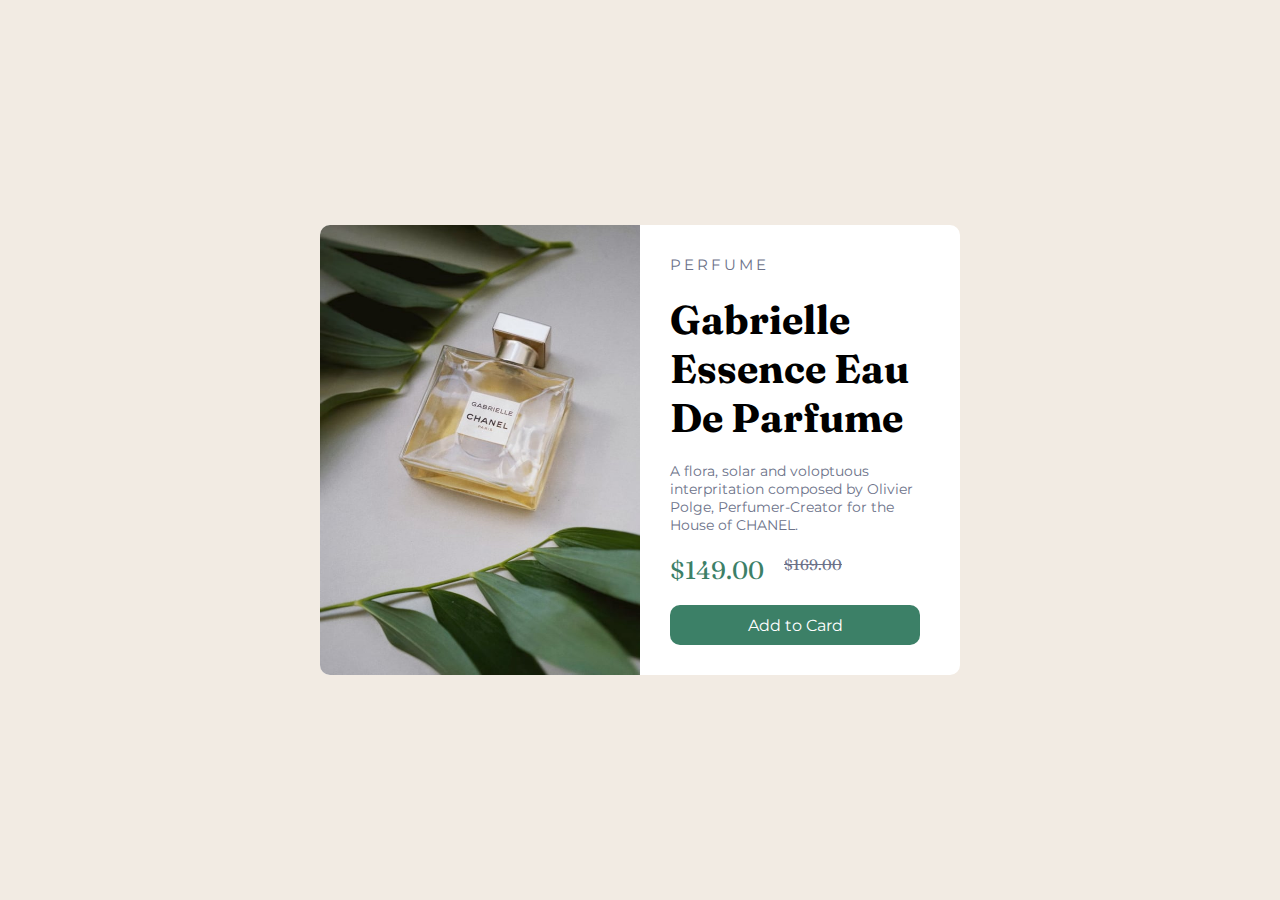
<file: progect/index.html>
<!DOCTYPE html>
<html lang="en">
<head>
  <meta charset="UTF-8">
  <meta name="viewport" content="width=device-width, initial-scale=1.0"> <!-- displays site properly based on user's device -->
  <link rel="stylesheet" href="/progect/style.css">
  <link rel="icon" type="image/png" sizes="32x32" href="/images/favicon-32x32.png">
  
  <style>
    .attribution { font-size: 11px; text-align: center; }
    .attribution a { color: hsl(228, 45%, 44%); }
  </style>
</head>
<body>

  <div class="dashboard">
    <div class="dashboard_left">
      <img class="img_left" src="/images/image-product-desktop.jpg" alt="duhi" class="duhi">
    </div>
    <div class="dashboard_right">
      <p class="name1">PERFUME</p>
      <h1 class="name2">Gabrielle Essence Eau De Parfume</h1>
      <p class="opis">A flora, solar and voloptuous interpritation composed by Olivier Polge, Perfumer-Creator for the House of CHANEL.</p>
      <div class="price">
          <p class="price_now">$149.00</p>
          <p class="price_old">$169.00</p>
      </div>
    
      <button class="add">
        <a >Add to Card</a>
        </button>
    </div>
  </div>

</body>
</html>
</file>
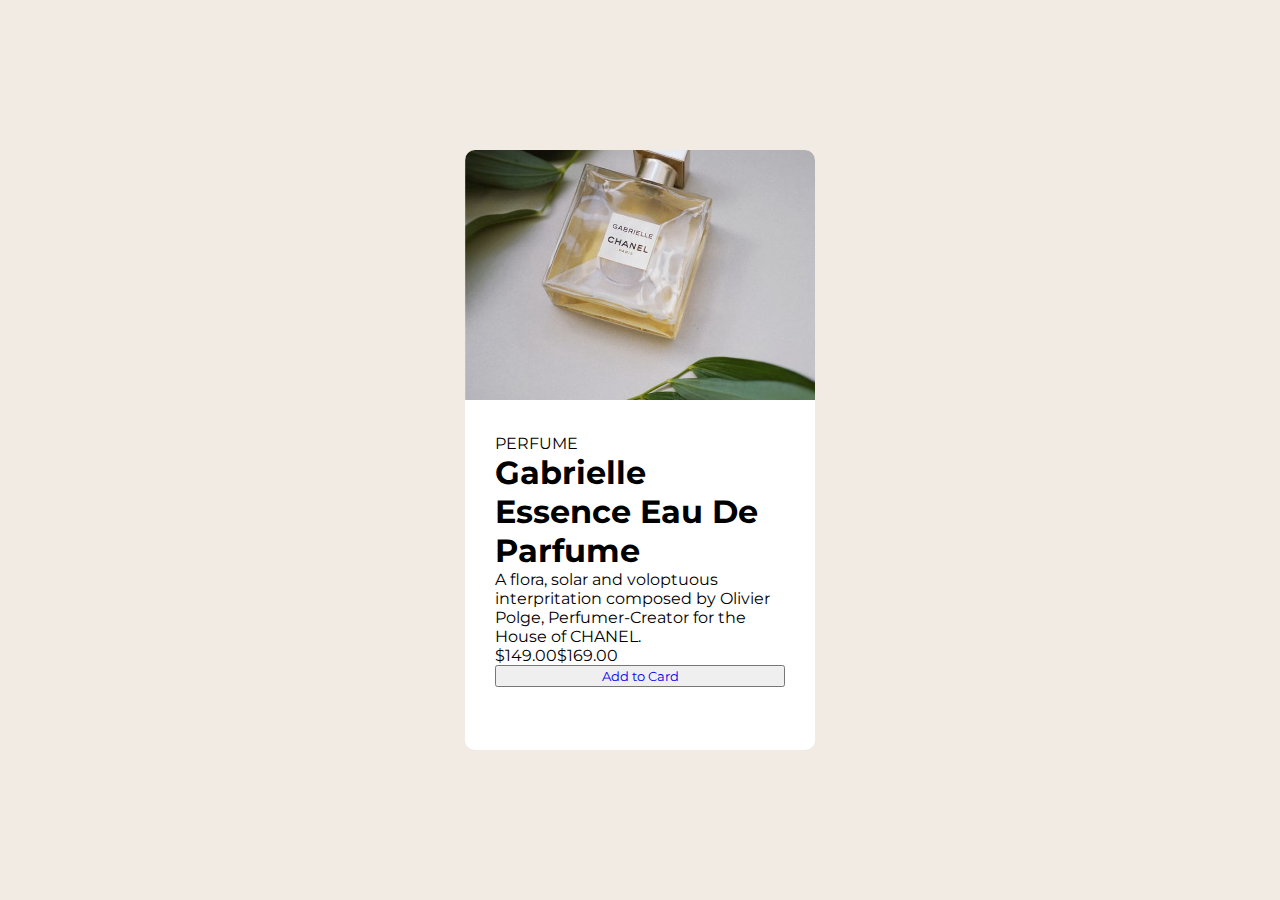
<file: progect/mobil/mobil.html>
<!DOCTYPE html>
<html lang="en">
<head>
    <meta charset="UTF-8">
    <meta name="viewport" content="width=device-width, initial-scale=1.0">
    <title>Document</title>
    <link rel="stylesheet" href="/progect/mobil/mobil.css">
</head>
<body>
    <div class="dashboard">
        <div class="dashboard_top">
          <img class="img_top" src="/images/image-product-mobile.jpg" alt="duhi" class="duhi">
        </div>
        <div class="dashboard_buttom">
          <p class="name1">PERFUME</p>
          <h1 class="name2">Gabrielle Essence Eau De Parfume</h1>
          <p class="opis">A flora, solar and voloptuous interpritation composed by Olivier Polge, Perfumer-Creator for the House of CHANEL.</p>
          <div class="price">
              <p class="price_now">$149.00</p>
              <p class="price_old">$169.00</p>
          </div>
        
          <button class="add">
            <a href="https://www.instagram.com/p/CwicyioL4To/">Add to Card</a>
            </button>
        </div>
      </div>
</body>
</html>
</file>
<file: progect/style.css>
@import url('https://fonts.googleapis.com/css2?family=Alumni+Sans:wght@200&family=Montserrat:wght@200;400;600&family=The+Nautigal:wght@700&display=swap');
/* @import url('https://fonts.googleapis.com/css2?family=Alumni+Sans:wght@200&family=Montserrat:wght@200;400;600&family=The+Nautigal:wght@700&display=swap'); */
/* @import url('https://fonts.googleapis.com/css2?family=Alumni+Sans:wght@200&family=Montserrat:wght@200;400;600&family=The+Nautigal:wght@700&display=swap'); */
@import url('https://fonts.googleapis.com/css2?family=Fraunces:opsz,wght@9..144,400;9..144,500&display=swap');

  @import url('https://fonts.googleapis.com/css2?family=Fraunces:opsz,wght@9..144,800&display=swap');

*,
* ::after,
* ::before {
    margin: 0;
    text-decoration: none;
    list-style-type: none;
    font-family: 'Montserrat', sans-serif;
}

:root {
    --Cream: hsl(30, 38%, 92%);
    --Dark_cyan: hsl(158, 36%, 37%);
    --Very_dark_blue: hsl(212, 21%, 14%);
    --Dark_grayish_blue: hsl(228, 12%, 48%);
    --White: hsl(0, 0%, 100%);
}

body {
    margin: 0;
    padding: 0;
    background-color: var(--Cream);

    display: flex;
    justify-content: center;
    align-items: center;
    min-height: 100dvh;
}

.dashboard {
    display: flex;
    width: 640px;
    height: 450px;
    background-color: var(--White);
    border-radius: 10px;
}

.img_left {
    width: 320px;
    height: 450px;
    border-bottom-left-radius: 10px;
    border-top-left-radius: 10px;
}

.dashboard_right {
    padding: 30px;
    display: flex;
    flex-direction: column;
    justify-content: space-between;
}

.price {
    display: flex;
    gap: 20px;
}

.name1 {
    font-size: 15px;
    letter-spacing: 3px;
    color: var(--Dark_grayish_blue);
}

.name2 {
    font-size: 40px;
    font-family: 'Fraunces', serif;   
}

.opis {
    font-size: 14px;
    color: var(--Dark_grayish_blue);
}

.price_now {
    font-family: 'Fraunces', serif;
    font-size: 25px;
    color: var(--Dark_cyan);
}

.price_old {
    font-family: 'Fraunces', serif;
    font-size: 15px;   
    text-decoration: line-through; 
    color: var(--Dark_grayish_blue);
}

.add {
    all: unset;
    width: 250px;
    height: 40px;
    text-align: center;
    background-color: var(--Dark_cyan);
    border-radius: 10px;
}

a {
    text-decoration: none; /* Убрать подчеркивание текста */
    color: var(--White);
    
  }
</file>
<file: progect/mobil/mobil.css>
@import url('https://fonts.googleapis.com/css2?family=Alumni+Sans:wght@200&family=Montserrat:wght@200;400;600&family=The+Nautigal:wght@700&display=swap');
/* @import url('https://fonts.googleapis.com/css2?family=Alumni+Sans:wght@200&family=Montserrat:wght@200;400;600&family=The+Nautigal:wght@700&display=swap'); */
/* @import url('https://fonts.googleapis.com/css2?family=Alumni+Sans:wght@200&family=Montserrat:wght@200;400;600&family=The+Nautigal:wght@700&display=swap'); */
@import url('https://fonts.googleapis.com/css2?family=Fraunces:opsz,wght@9..144,400;9..144,500&display=swap');

  @import url('https://fonts.googleapis.com/css2?family=Fraunces:opsz,wght@9..144,800&display=swap');

*,
* ::after,
* ::before {
    margin: 0;
    text-decoration: none;
    list-style-type: none;
    font-family: 'Montserrat', sans-serif;
}

:root {
    --Cream: hsl(30, 38%, 92%);
    --Dark_cyan: hsl(158, 36%, 37%);
    --Very_dark_blue: hsl(212, 21%, 14%);
    --Dark_grayish_blue: hsl(228, 12%, 48%);
    --White: hsl(0, 0%, 100%);
}

body {
    /* width: 800px;
    height: 300px; */
    margin: 0;
    padding: 0;
    background-color: var(--Cream);

    display: flex;
    justify-content: center;
    align-items: center;
    min-height: 100dvh;
}

.img_top {
    width: 350px;
    height: 250px;
    border-top-right-radius: 10px;
    border-top-left-radius: 10px;
}

.dashboard {
    width: 350px;
    height: 600px;
    background-color: var(--White);
    border-radius: 10px;
}

.dashboard_top {

}

.dashboard_buttom {
    padding: 30px;
    display: flex;
    flex-direction: column;
    justify-content: space-between;
}

.name1 {

}

.name2{

}

.opis{

}

.price {
    display: flex;
}

.price_now {

}

.price_old {

}

.add {

}

.a {

}
</file>
